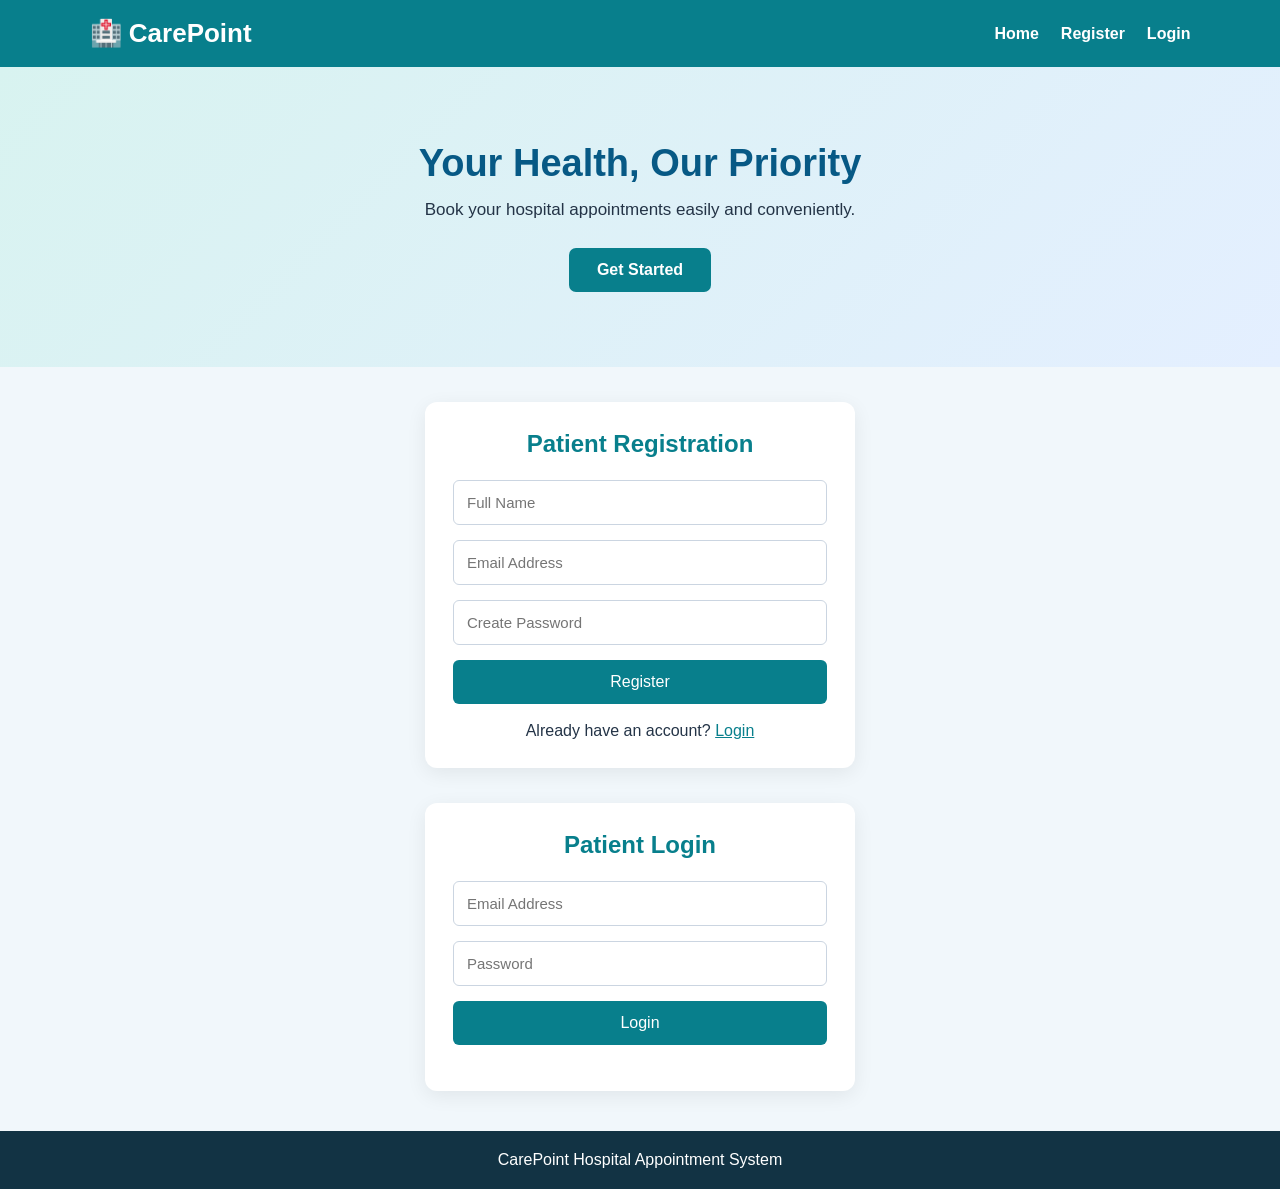
<file: index.html>
<!DOCTYPE html>
<html lang="en">
<head>
    <meta charset="UTF-8">
    <meta name="viewport" content="width=device-width, initial-scale=1.0">
    <title>CarePoint - Hospital Appointment System</title>
    <link rel="stylesheet" href="style.css">
</head>
<body>

    <header>
        <h2>🏥 CarePoint</h2>
        <nav>
            <a href="#home">Home</a>
            <a href="#register">Register</a>
            <a href="#login">Login</a>
        </nav>
    </header>

    <main id="home">
        <section class="hero">
            <h1>Your Health, Our Priority</h1>
            <p>Book your hospital appointments easily and conveniently.</p>
            <a href="#register" class="btn">Get Started</a>
        </section>

        <section class="form-container" id="register">
            <h2>Patient Registration</h2>
            <form id="registerForm">
                <input id="name" type="text" placeholder="Full Name" required>
                <input id="email" type="email" placeholder="Email Address" required>
                <input id="password" type="password" placeholder="Create Password" required>
                <button type="submit">Register</button>
            </form>
            <p>Already have an account? <a href="#login">Login</a></p>
        </section>

        <section class="form-container" id="login">
            <h2>Patient Login</h2>
            <form id="loginForm">
                <input id="loginEmail" type="email" placeholder="Email Address" required>
                <input id="loginPassword" type="password" placeholder="Password" required>
                <button type="submit">Login</button>
            </form>
            <p id="message"></p>
        </section>
    </main>

    <footer>
        <p>CarePoint Hospital Appointment System</p>
    </footer>

    <script src="script.js"></script>
</body>
</html>
</file>
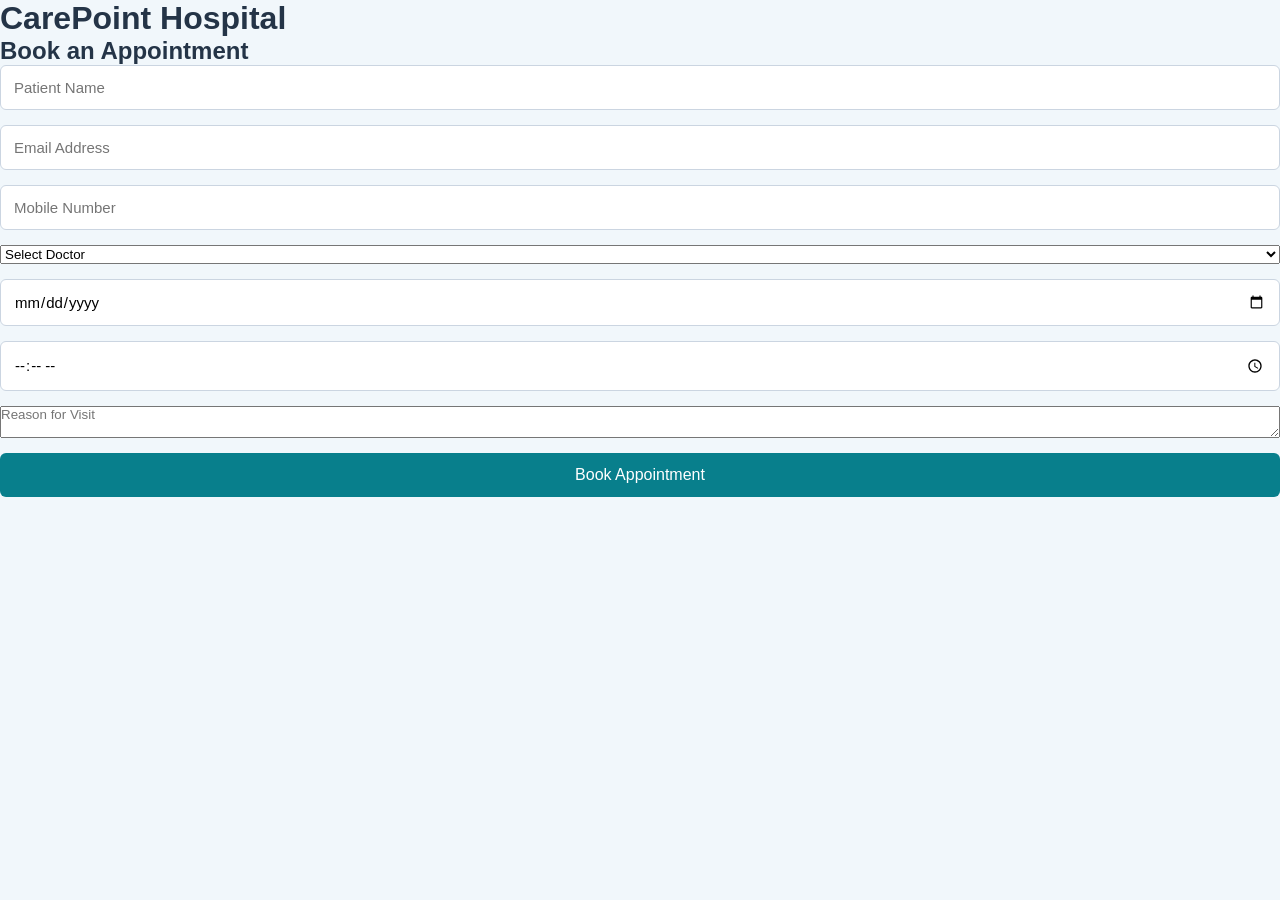
<file: appointment.html>
<!DOCTYPE html>
<html lang="en">
<head>
    <meta charset="UTF-8">
    <meta name="viewport" content="width=device-width, initial-scale=1.0">
    <title>CarePoint - Book Appointment</title>
    <link rel="stylesheet" href="style.css">
</head>
<body>

    <div class="container">
        <h1>CarePoint Hospital</h1>
        <h2>Book an Appointment</h2>

        <form id="appointmentForm">
            <input type="text" id="patientName"
                   placeholder="Patient Name" required>

            <input type="email" id="patientEmail"
                   placeholder="Email Address" required>
<input type="tel"
       id="patientMobile"
       placeholder="Mobile Number"
       pattern="[0-9]{10}"
       maxlength="10"
       minlength="10"
       inputmode="numeric"
       required>
            <select id="doctor" required>
                <option value="">Select Doctor</option>
                <option value="Dr. Ravi - Cardiologist">
                    Dr. Ravi - Cardiologist
                </option>
                <option value="Dr. Priya - Dermatologist">
                    Dr. Priya - Dermatologist
                </option>
                <option value="Dr. Arun - General Physician">
                    Dr. Arun - General Physician
                </option>
            </select>

            <input type="date" id="appointmentDate" required>

            <input type="time" id="appointmentTime" required>

            <textarea id="reason"
                      placeholder="Reason for Visit"
                      required></textarea>

            <button type="submit">Book Appointment</button>
        </form>

        <p id="message"></p>
    </div>

    <script>
        const dateInput = document.getElementById("appointmentDate");
        dateInput.min = new Date().toLocaleDateString("en-CA");

        document.getElementById("appointmentForm")
            .addEventListener("submit", function(event) {
                event.preventDefault();

                const appointment = {
                    patientName: document.getElementById("patientName").value,
                    patientEmail: document.getElementById("patientEmail").value,
                    doctor: document.getElementById("doctor").value,
                    date: dateInput.value,
                    time: document.getElementById("appointmentTime").value,
                    reason: document.getElementById("reason").value
                };

                const appointments =
                    JSON.parse(localStorage.getItem("appointments") || "[]");

                appointments.push(appointment);

                localStorage.setItem(
                    "appointments",
                    JSON.stringify(appointments)
                );

                document.getElementById("message").textContent =
                    "Appointment booked successfully!";

                this.reset();
            });
    </script>

</body>
</html>
</file>
<file: style.css>
* {
    margin: 0;
    padding: 0;
    box-sizing: border-box;
    font-family: Arial, sans-serif;
}

html {
    scroll-behavior: smooth;
}

body {
    background: #f1f7fb;
    color: #243447;
}

header {
    background: #087f8c;
    color: white;
    padding: 18px 7%;
    display: flex;
    justify-content: space-between;
    align-items: center;
    flex-wrap: wrap;
    gap: 15px;
}

header h2 {
    font-size: 26px;
}

nav {
    display: flex;
    gap: 22px;
}

nav a {
    color: white;
    text-decoration: none;
    font-weight: bold;
}

nav a:hover {
    color: #b9f3ed;
}

.hero {
    text-align: center;
    padding: 75px 20px;
    background: linear-gradient(135deg, #d8f3f0, #e4efff);
}

.hero h1 {
    font-size: 38px;
    color: #075985;
    margin-bottom: 15px;
}

.hero p {
    font-size: 17px;
    margin-bottom: 28px;
}

.btn {
    display: inline-block;
    background: #087f8c;
    color: white;
    padding: 13px 28px;
    border-radius: 7px;
    text-decoration: none;
    font-weight: bold;
}

.form-container {
    background: white;
    width: 90%;
    max-width: 430px;
    margin: 35px auto;
    padding: 28px;
    border-radius: 12px;
    box-shadow: 0 5px 20px #00000012;
    text-align: center;
    scroll-margin-top: 20px;
}

.form-container h2 {
    color: #087f8c;
    margin-bottom: 22px;
}

form {
    display: flex;
    flex-direction: column;
    gap: 15px;
}

input {
    padding: 13px;
    border: 1px solid #cbd5e1;
    border-radius: 6px;
    font-size: 15px;
}

input:focus {
    outline: 2px solid #7dd3c7;
}

button {
    padding: 13px;
    background: #087f8c;
    color: white;
    border: none;
    border-radius: 6px;
    font-size: 16px;
    cursor: pointer;
}

button:hover, .btn:hover {
    background: #065f68;
}

.form-container p {
    margin-top: 18px;
}

.form-container a {
    color: #087f8c;
}

#message {
    overflow-wrap: anywhere;
}

footer {
    background: #123344;
    color: white;
    text-align: center;
    padding: 20px;
    margin-top: 40px;
}

@media (max-width: 600px) {
    header {
        flex-direction: column;
    }

    .hero h1 {
        font-size: 29px;
    }

    nav {
        gap: 15px;
    }
}
</file>
